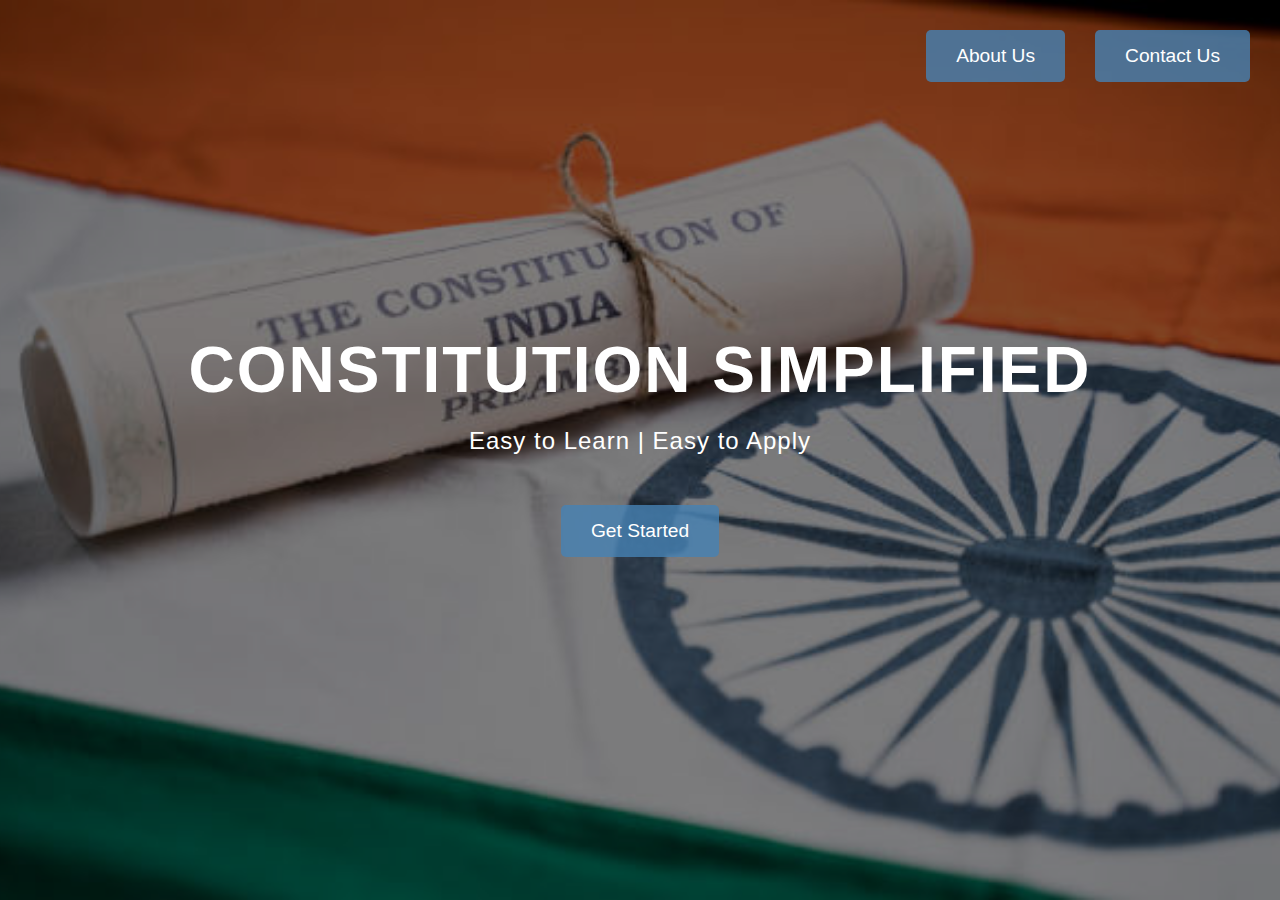
<file: index.html>
<!DOCTYPE html>
<html lang="en">
<head>
    <meta charset="UTF-8">
    <meta name="viewport" content="width=device-width, initial-scale=1.0">
    <title>Constitution Simplified</title>
    <link rel="stylesheet" href="styles.css">
</head>
<body>
    <div class="hero">
        <div class="overlay"></div>
        <div class="content">
            <h1>Constitution Simplified</h1>
            <p>Easy to Learn | Easy to Apply</p>
            <a href="overview.html" class="btn" id="getStarted">Get Started</a>
        </div>
        <div class="top-right-buttons">
            <a href="#about-us" class="btn" id="aboutUs">About Us</a>
            <a href="#contact-us" class="btn" id="contactUs">Contact Us</a>
        </div>
    </div>

    <!-- <section id="about-us" class="about-us">
        <div class="content">
            <h2>About Us</h2>
            <p>We are dedicated to providing clear and concise information about the Constitution of India. Our goal is to make understanding and applying the Constitution easier for everyone.</p>
        </div>
    </section> -->

    <!-- <section id="contact-us" class="contact-us">
        <div class="content">
            <h2>Contact Us</h2>
            <p>If you have any questions or feedback, feel free to reach out to us at:</p>
            <p>Email: <a href="mailto:info@constitutionwebsite.com">info@constitutionwebsite.com</a></p>
            <p>Phone: +91-123-456-7890</p>
        </div>
    </section> -->

    <script>
        document.getElementById('getStarted').addEventListener('click', function(event) {
            event.preventDefault();
            document.body.classList.add('fade-out');
            setTimeout(function() {
                window.location.href = 'overview.html';
            }, 1000); // Match this time with the animation duration
        });
    </script>
</body>
</html>
</file>
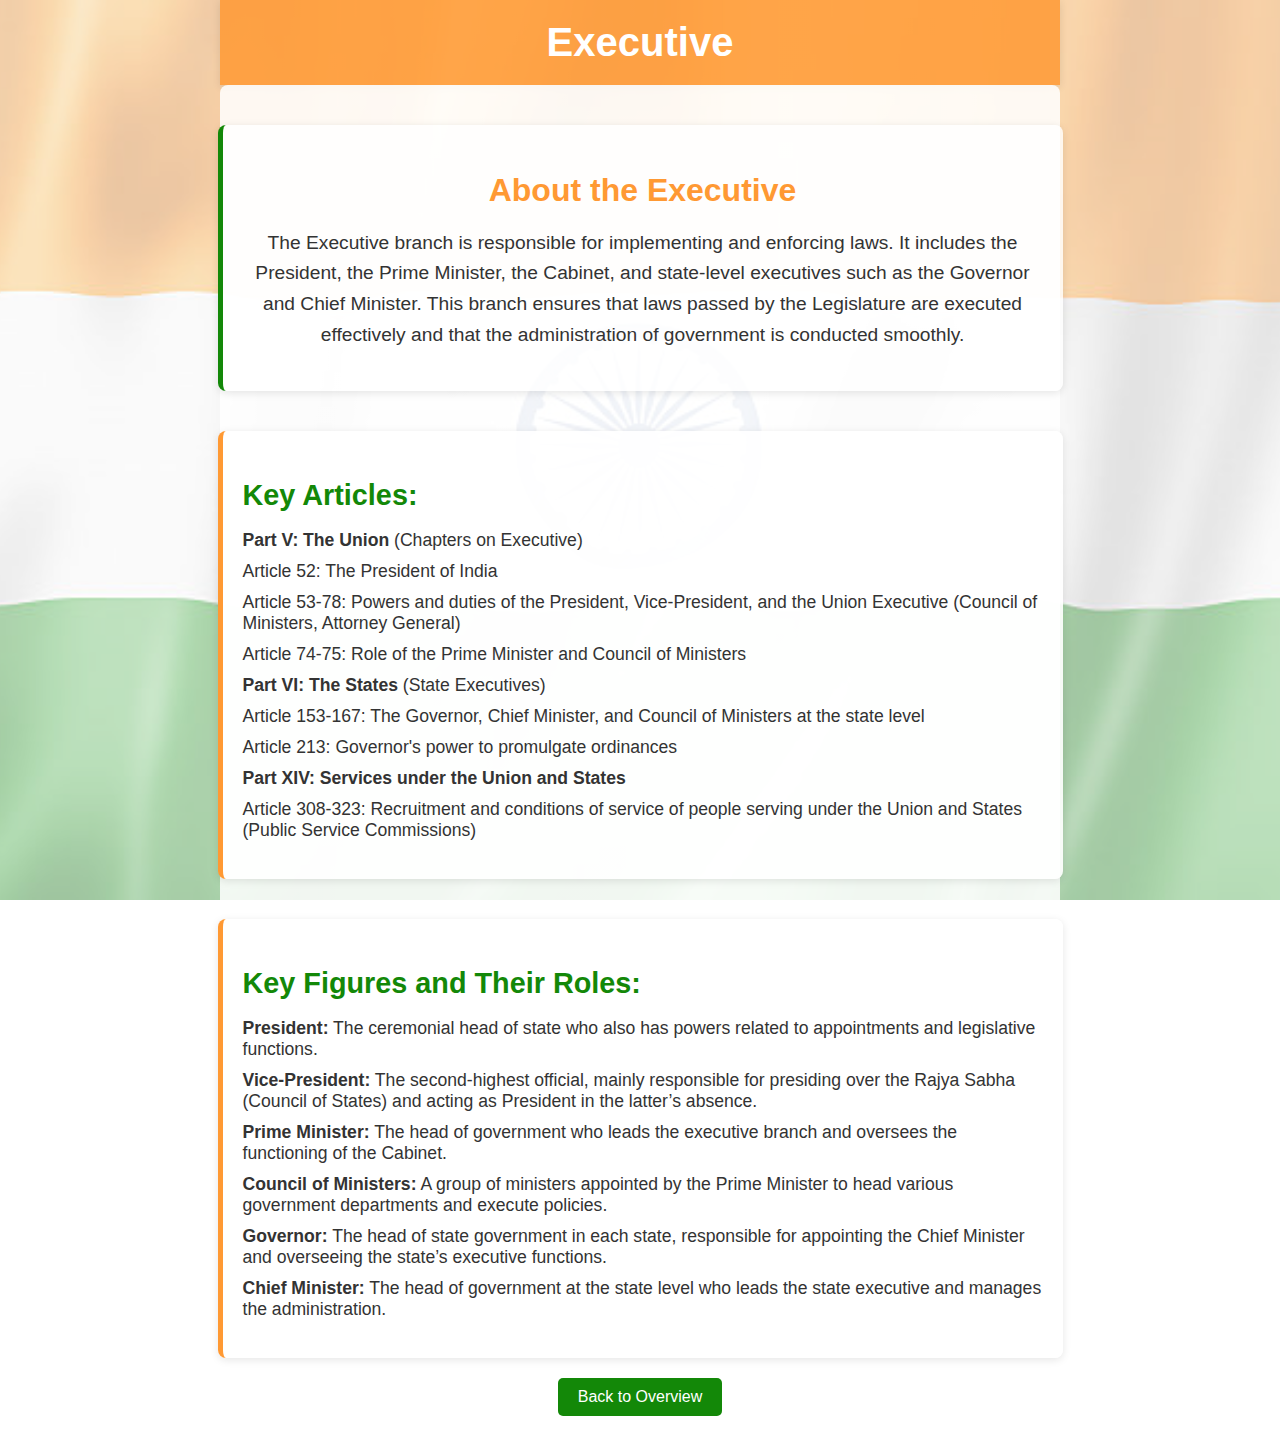
<file: executive.html>
<!DOCTYPE html>
<html lang="en">
<head>
    <meta charset="UTF-8">
    <meta name="viewport" content="width=device-width, initial-scale=1.0">
    <title>Executive</title>
    <style>
        body, html {
            margin: 0;
            padding: 0;
            font-family: Arial, sans-serif;
            background: linear-gradient(rgba(255, 255, 255, 0.6), rgba(255, 255, 255, 0.6)), 
                        url('flag.jpg') no-repeat center center fixed;
            background-size: cover;
            height: 100%;
            display: flex;
            flex-direction: column;
            align-items: center;
            color: #333; /* Slightly darker color for readability */
            transition: opacity 1s ease, transform 1s ease;
        }

        header {
            background-color: rgba(255, 153, 51, 0.85); /* Saffron (orange) with a bit more opacity */
            color: white;
            padding: 20px 0;
            text-align: center;
            width: 100%;
            box-shadow: 0 2px 8px rgba(0, 0, 0, 0.1);
        }

        h1 {
            margin: 0;
            font-size: 2.5em;
        }

        .content {
            padding: 20px;
            max-width: 800px;
            width: 100%;
            display: flex;
            flex-direction: column;
            align-items: center;
            background-color: rgba(255, 255, 255, 0.85); /* White with reduced opacity for better visibility */
            border-radius: 8px;
        }

        .section {
            background-color: rgba(255, 255, 255, 0.8); /* White with a little more transparency */
            padding: 20px;
            margin: 20px 0;
            border-radius: 8px;
            box-shadow: 0 2px 8px rgba(0, 0, 0, 0.1);
            text-align: center;
            width: 100%;
            border-left: 5px solid #138808; /* Green border on the left */
        }

        .section h2 {
            font-size: 2em;
            color: #FF9933; /* Saffron (orange) */
            margin-bottom: 10px;
        }

        .section p {
            font-size: 1.2em;
            line-height: 1.6;
            margin-bottom: 20px;
            color: #333; /* Slightly darker for readability */
        }

        .btn {
            padding: 10px 20px;
            font-size: 1em;
            color: white;
            background-color: #138808; /* Green */
            text-decoration: none;
            border-radius: 5px;
            transition: background-color 0.3s ease;
        }

        .btn:hover {
            background-color: #0e5d05; /* Slightly darker green */
        }

        body.fade-out {
            animation: fadeOut 1s forwards;
        }

        @keyframes fadeOut {
            0% {
                opacity: 1;
            }
            100% {
                opacity: 0;
                transform: scale(0.95); /* Optional: adds a slight zoom-out effect */
            }
        }

        .details, .key-articles {
            background-color: rgba(255, 255, 255, 0.9);
            border-left: 5px solid #FF9933;
            padding: 20px;
            margin: 20px 0;
            border-radius: 8px;
            box-shadow: 0 2px 8px rgba(0, 0, 0, 0.1);
            text-align: left;
            width: 100%;
        }

        .details h3, .key-articles h3 {
            font-size: 1.8em;
            color: #138808;
            margin-bottom: 15px;
        }

        .details ul, .key-articles ul {
            list-style-type: none;
            padding: 0;
            font-size: 1.1em;
            color: #333;
        }

        .details li, .key-articles li {
            margin-bottom: 10px;
        }
    </style>
</head>
<body>
    <header>
        <h1>Executive</h1>
    </header>

    <section class="content">
        <div class="section">
            <h2>About the Executive</h2>
            <p>The Executive branch is responsible for implementing and enforcing laws. It includes the President, the Prime Minister, the Cabinet, and state-level executives such as the Governor and Chief Minister. This branch ensures that laws passed by the Legislature are executed effectively and that the administration of government is conducted smoothly.</p>
        </div>

        <div class="key-articles">
            <h3>Key Articles:</h3>
            <ul>
                <li><strong>Part V: The Union</strong> (Chapters on Executive)</li>
                <li>Article 52: The President of India</li>
                <li>Article 53-78: Powers and duties of the President, Vice-President, and the Union Executive (Council of Ministers, Attorney General)</li>
                <li>Article 74-75: Role of the Prime Minister and Council of Ministers</li>
                <li><strong>Part VI: The States</strong> (State Executives)</li>
                <li>Article 153-167: The Governor, Chief Minister, and Council of Ministers at the state level</li>
                <li>Article 213: Governor's power to promulgate ordinances</li>
                <li><strong>Part XIV: Services under the Union and States</strong></li>
                <li>Article 308-323: Recruitment and conditions of service of people serving under the Union and States (Public Service Commissions)</li>
            </ul>
        </div>

        <div class="details">
            <h3>Key Figures and Their Roles:</h3>
            <ul>
                <li><strong>President:</strong> The ceremonial head of state who also has powers related to appointments and legislative functions.</li>
                <li><strong>Vice-President:</strong> The second-highest official, mainly responsible for presiding over the Rajya Sabha (Council of States) and acting as President in the latter’s absence.</li>
                <li><strong>Prime Minister:</strong> The head of government who leads the executive branch and oversees the functioning of the Cabinet.</li>
                <li><strong>Council of Ministers:</strong> A group of ministers appointed by the Prime Minister to head various government departments and execute policies.</li>
                <li><strong>Governor:</strong> The head of state government in each state, responsible for appointing the Chief Minister and overseeing the state’s executive functions.</li>
                <li><strong>Chief Minister:</strong> The head of government at the state level who leads the state executive and manages the administration.</li>
            </ul>
        </div>

        <a href="overview.html" class="btn" aria-label="Back to Overview">Back to Overview</a>
    </section>

    <script>
        document.querySelectorAll('a').forEach(anchor => {
            anchor.addEventListener('click', function(event) {
                if (this.getAttribute('href') !== '#') {
                    event.preventDefault();
                    document.body.classList.add('fade-out');
                    setTimeout(() => {
                        window.location.href = this.getAttribute('href');
                    }, 1000); // Match this time with the animation duration
                }
            });
        });
    </script>

<!-- <iframe src="chatbot.html" style="border:none; width:100%; height:400px; position:fixed; bottom:0; right:0; z-index:1000;"></iframe> -->

</body>
</html>
</file>
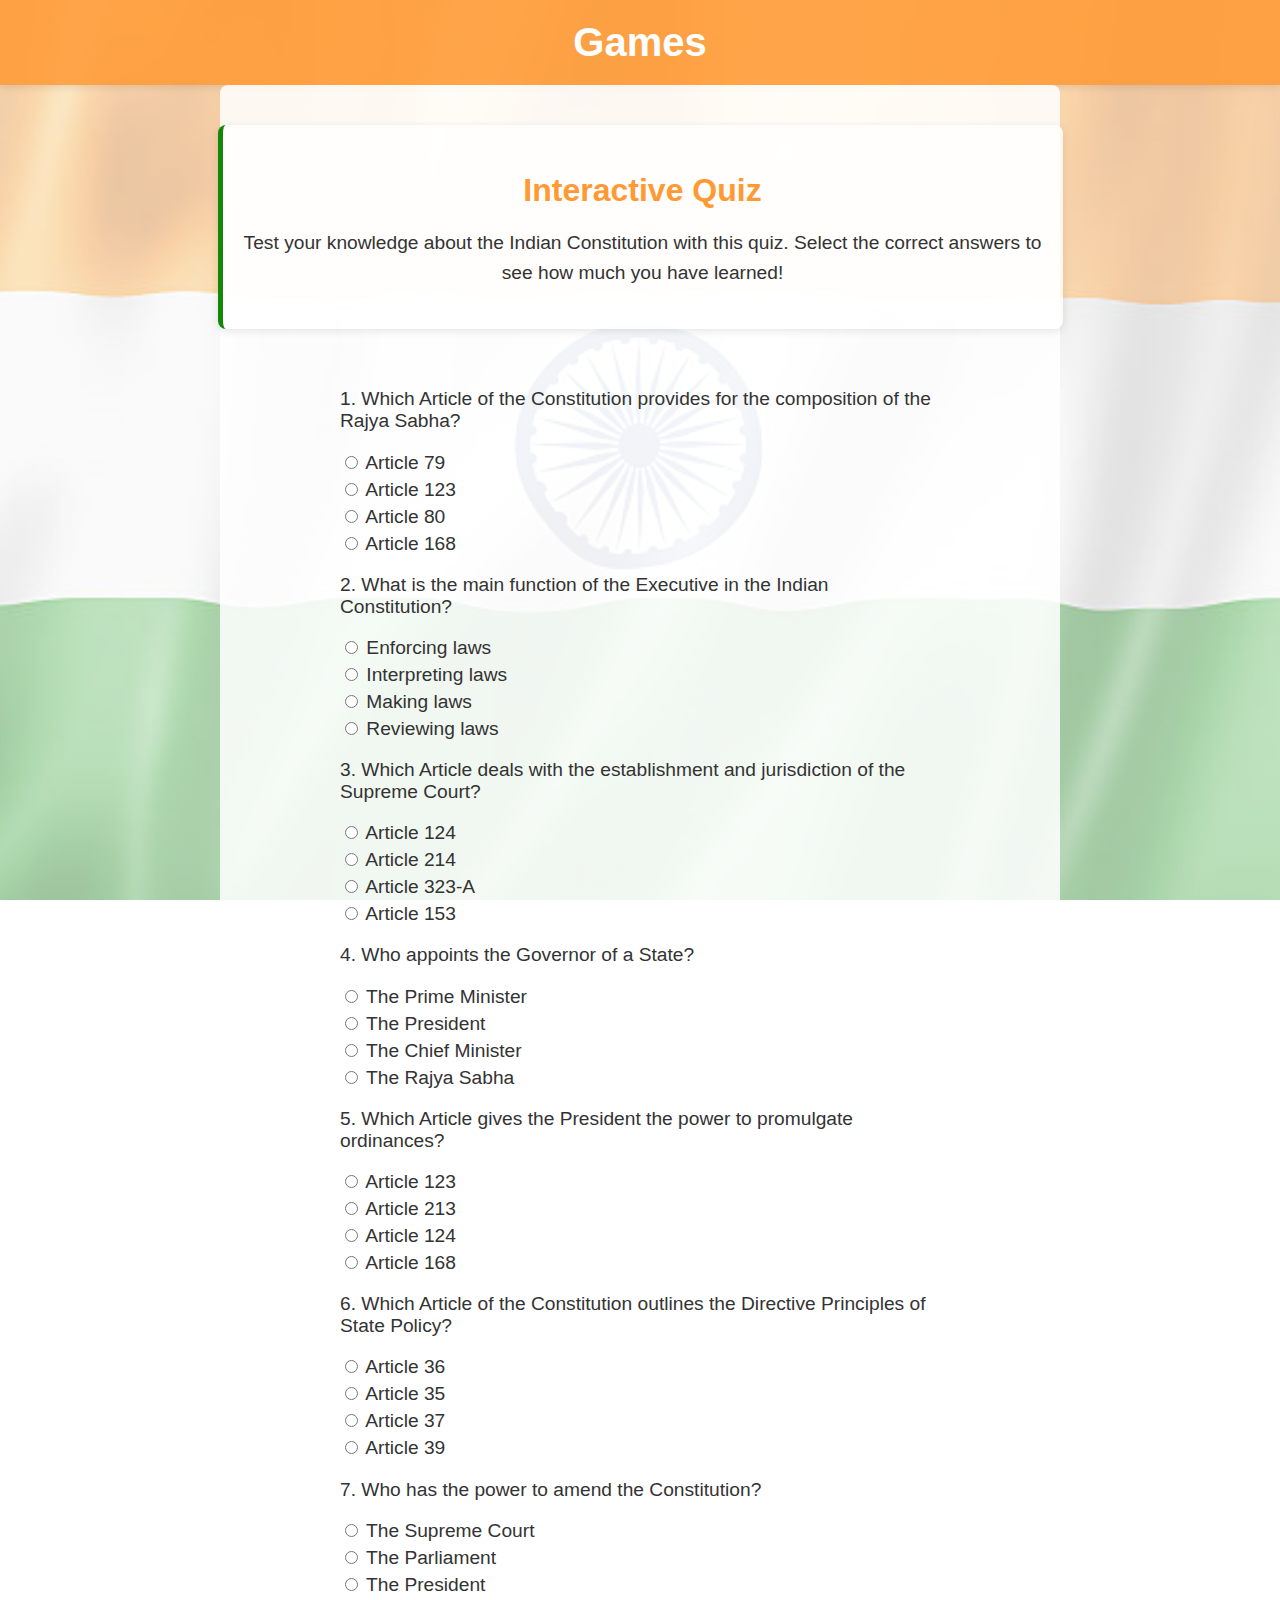
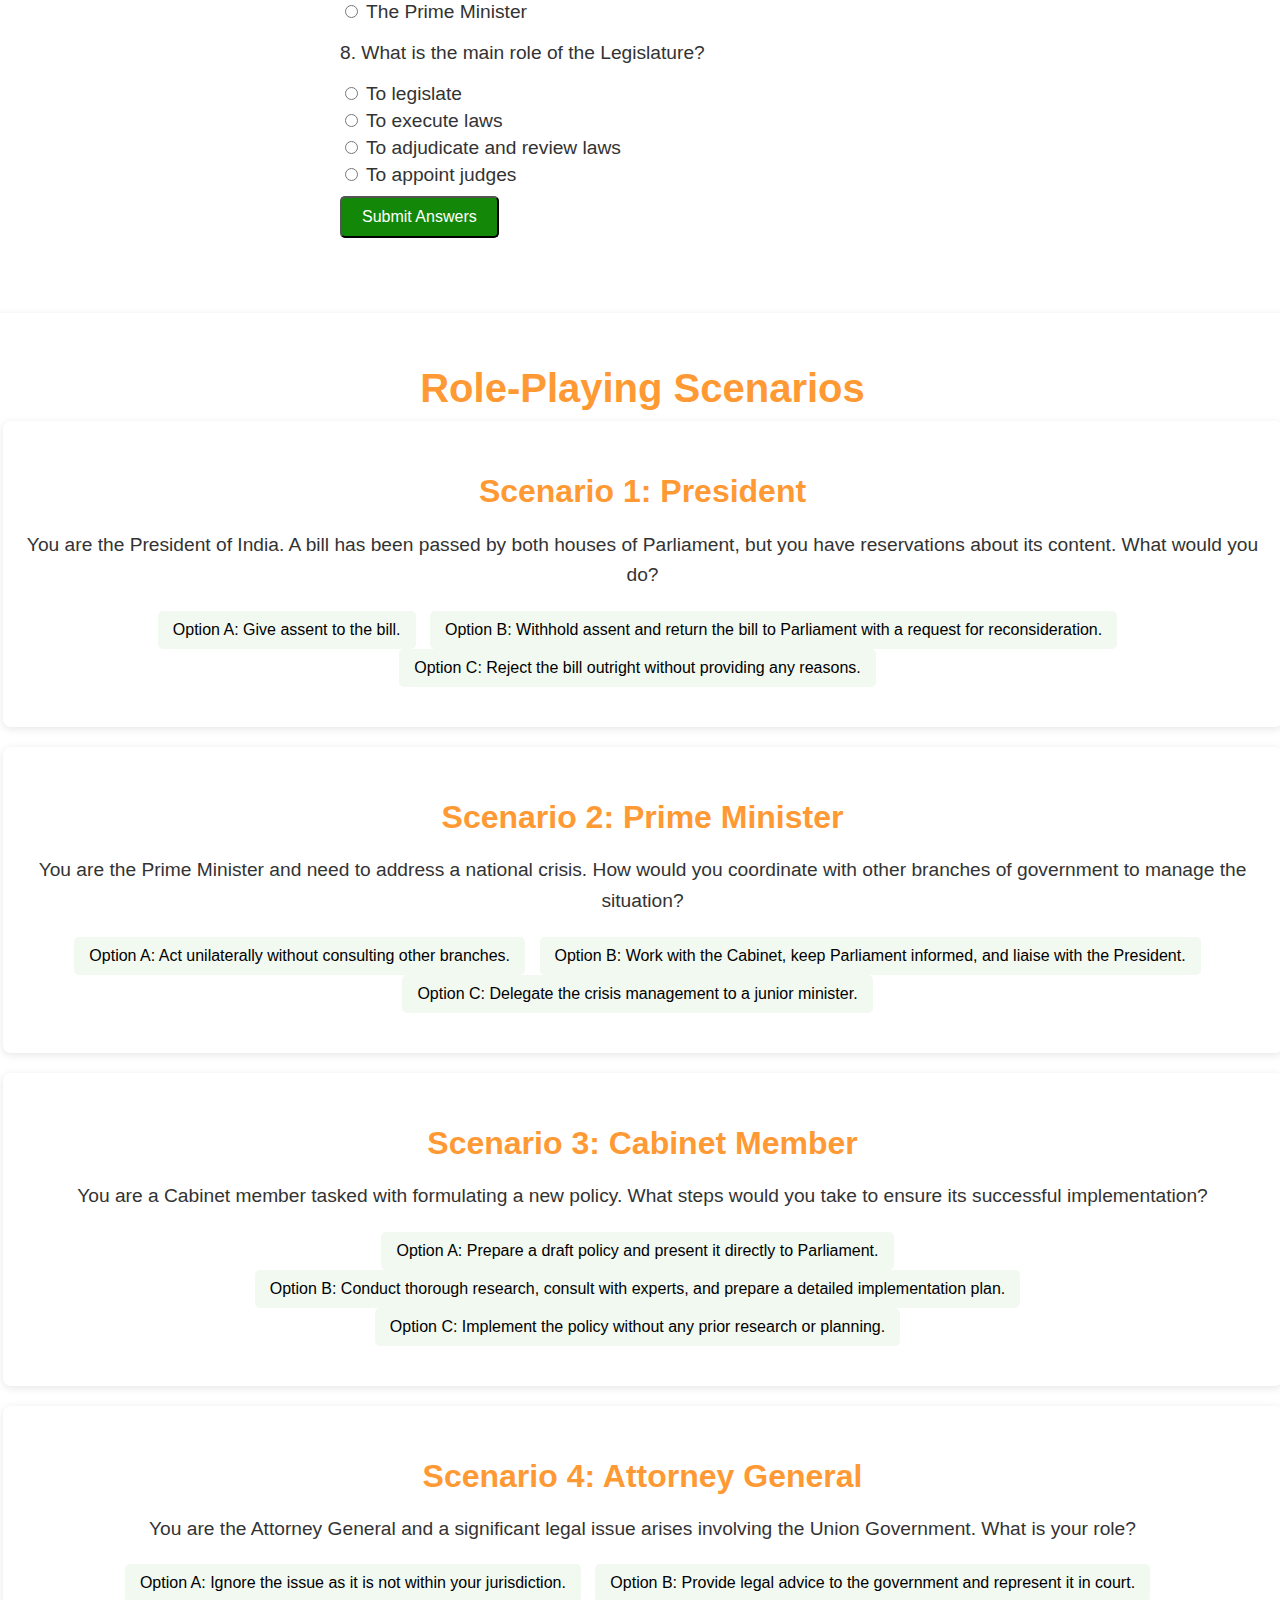
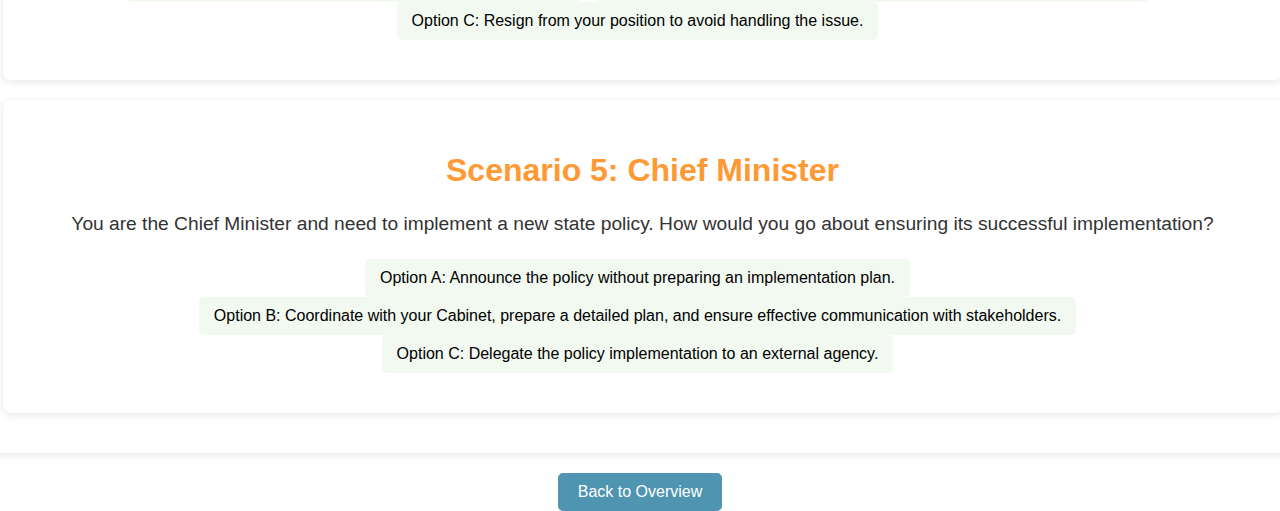
<file: games.html>
<!DOCTYPE html>
<html lang="en">
<head>
    <meta charset="UTF-8">
    <meta name="viewport" content="width=device-width, initial-scale=1.0">
    <title>Games</title>
    <style>
        body, html {
            margin: 0;
            padding: 0;
            font-family: Arial, sans-serif;
            background: linear-gradient(rgba(255, 255, 255, 0.6), rgba(255, 255, 255, 0.6)), 
                        url('flag.jpg') no-repeat center center fixed;
            background-size: cover;
            height: 100%;
            display: flex;
            flex-direction: column;
            align-items: center;
            color: #333; /* Slightly darker color for readability */
            transition: opacity 1s ease, transform 1s ease;
        }

        header {
            background-color: rgba(255, 153, 51, 0.85); /* Saffron (orange) with a bit more opacity */
            color: white;
            padding: 20px 0;
            text-align: center;
            width: 100%;
            box-shadow: 0 2px 8px rgba(0, 0, 0, 0.1);
        }

        h1 {
            margin: 0;
            font-size: 2.5em;
        }

        .content {
            padding: 20px;
            max-width: 800px;
            width: 100%;
            display: flex;
            flex-direction: column;
            align-items: center;
            background-color: rgba(255, 255, 255, 0.85); /* White with reduced opacity for better visibility */
            border-radius: 8px;
        }

        .section {
            background-color: rgba(255, 255, 255, 0.8); /* White with a little more transparency */
            padding: 20px;
            margin: 20px 0;
            border-radius: 8px;
            box-shadow: 0 2px 8px rgba(0, 0, 0, 0.1);
            text-align: center;
            width: 100%;
            border-left: 5px solid #138808; /* Green border on the left */
        }

        .section h2 {
            font-size: 2em;
            color: #FF9933; /* Saffron (orange) */
            margin-bottom: 10px;
        }

        .section p {
            font-size: 1.2em;
            line-height: 1.6;
            margin-bottom: 20px;
            color: #333; /* Slightly darker for readability */
        }

        .quiz-container {
            text-align: left;
            width: 100%;
            max-width: 600px;
            margin: 20px auto;
        }

        .question {
            font-size: 1.2em;
            margin: 10px 0;
        }

        .options label {
            display: block;
            margin: 5px 0;
        }

        .btn {
            padding: 10px 20px;
            font-size: 1em;
            color: white;
            background-color: #138808; /* Green */
            text-decoration: none;
            border-radius: 5px;
            transition: background-color 0.3s ease;
        }

        .btn:hover {
            background-color: #0e5d05; /* Slightly darker green */
        }

        body.fade-out {
            animation: fadeOut 1s forwards;
        }

        @keyframes fadeOut {
            0% {
                opacity: 1;
            }
            100% {
                opacity: 0;
                transform: scale(0.95); /* Optional: adds a slight zoom-out effect */
            }
        }

        .result {
            margin-top: 20px;
            font-size: 1.2em;
            color: #138808;
        }

        .feedback {
            font-size: 1em;
            color: #d9534f; /* Red for incorrect answers */
            margin: 10px 0;
        }

        .correct {
            font-size: 1em;
            color: #5bc0de; /* Blue for correct information */
            margin: 10px 0;
        }

        /* Role-Playing Scenarios Section Styles */
.roleplay-section {
    margin-top: 20px;
    padding: 20px;
    background-color: rgba(255, 255, 255, 0.9); /* Slightly opaque white */
    border-radius: 8px;
    box-shadow: 0 2px 8px rgba(0, 0, 0, 0.1);
}

.roleplay-section h2 {
    font-size: 2.5em;
    color: #FF9933; /* Saffron (orange) */
    margin-bottom: 10px;
    text-align: center;
}

.scenario {
    margin-bottom: 20px;
    padding: 20px;
    background-color: #FFFFFF; /* Pure white */
    border-radius: 8px;
    box-shadow: 0 2px 8px rgba(0, 0, 0, 0.1);
}

.scenario h3 {
    font-size: 2em;
    color: #FF9933; /* Saffron (orange) */
    margin-bottom: 10px;
}

.scenario p {
    font-size: 1.2em;
    line-height: 1.6;
    margin-bottom: 20px;
}

.scenario button {
    padding: 10px 15px;
    font-size: 1em;
    color: rgb(0, 0, 0);
    background-color: #f2f9f1; /* Green */
    border: none;
    border-radius: 5px;
    margin-right: 10px;
    cursor: pointer;
    transition: background-color 0.3s ease;
}

.scenario button:hover {
    background-color: #5de742; /* Slightly darker green */
}

.result {
    font-size: 1.2em;
    font-weight: bold;
    color: #ff0000; /* Red for feedback */
    margin-top: 15px;
}


    </style>
</head>
<body>
    <header>
        <h1>Games</h1>
    </header>

    <section class="content">
        <div class="section">
            <h2>Interactive Quiz</h2>
            <p>Test your knowledge about the Indian Constitution with this quiz. Select the correct answers to see how much you have learned!</p>
        </div>

        <div class="quiz-container">
            <!-- Quiz Question 1 -->
            <div class="question">
                <p>1. Which Article of the Constitution provides for the composition of the Rajya Sabha?</p>
                <div class="options">
                    <label><input type="radio" name="q1" value="A"> Article 79</label>
                    <label><input type="radio" name="q1" value="B"> Article 123</label>
                    <label><input type="radio" name="q1" value="C"> Article 80</label>
                    <label><input type="radio" name="q1" value="D"> Article 168</label>
                </div>
                <div id="feedback-q1" class="feedback"></div>
                <div id="correct-q1" class="correct"></div>
            </div>

            <!-- Quiz Question 2 -->
            <div class="question">
                <p>2. What is the main function of the Executive in the Indian Constitution?</p>
                <div class="options">
                    <label><input type="radio" name="q2" value="A"> Enforcing laws</label>
                    <label><input type="radio" name="q2" value="B"> Interpreting laws</label>
                    <label><input type="radio" name="q2" value="C"> Making laws</label>
                    <label><input type="radio" name="q2" value="D"> Reviewing laws</label>
                </div>
                <div id="feedback-q2" class="feedback"></div>
                <div id="correct-q2" class="correct"></div>
            </div>

            <!-- Quiz Question 3 -->
            <div class="question">
                <p>3. Which Article deals with the establishment and jurisdiction of the Supreme Court?</p>
                <div class="options">
                    <label><input type="radio" name="q3" value="A"> Article 124</label>
                    <label><input type="radio" name="q3" value="B"> Article 214</label>
                    <label><input type="radio" name="q3" value="C"> Article 323-A</label>
                    <label><input type="radio" name="q3" value="D"> Article 153</label>
                </div>
                <div id="feedback-q3" class="feedback"></div>
                <div id="correct-q3" class="correct"></div>
            </div>

            <!-- Quiz Question 4 -->
            <div class="question">
                <p>4. Who appoints the Governor of a State?</p>
                <div class="options">
                    <label><input type="radio" name="q4" value="A"> The Prime Minister</label>
                    <label><input type="radio" name="q4" value="B"> The President</label>
                    <label><input type="radio" name="q4" value="C"> The Chief Minister</label>
                    <label><input type="radio" name="q4" value="D"> The Rajya Sabha</label>
                </div>
                <div id="feedback-q4" class="feedback"></div>
                <div id="correct-q4" class="correct"></div>
            </div>

            <!-- Quiz Question 5 -->
            <div class="question">
                <p>5. Which Article gives the President the power to promulgate ordinances?</p>
                <div class="options">
                    <label><input type="radio" name="q5" value="A"> Article 123</label>
                    <label><input type="radio" name="q5" value="B"> Article 213</label>
                    <label><input type="radio" name="q5" value="C"> Article 124</label>
                    <label><input type="radio" name="q5" value="D"> Article 168</label>
                </div>
                <div id="feedback-q5" class="feedback"></div>
                <div id="correct-q5" class="correct"></div>
            </div>

            <!-- Quiz Question 6 -->
            <div class="question">
                <p>6. Which Article of the Constitution outlines the Directive Principles of State Policy?</p>
                <div class="options">
                    <label><input type="radio" name="q6" value="A"> Article 36</label>
                    <label><input type="radio" name="q6" value="B"> Article 35</label>
                    <label><input type="radio" name="q6" value="C"> Article 37</label>
                    <label><input type="radio" name="q6" value="D"> Article 39</label>
                </div>
                <div id="feedback-q6" class="feedback"></div>
                <div id="correct-q6" class="correct"></div>
            </div>

            <!-- Quiz Question 7 -->
            <div class="question">
                <p>7. Who has the power to amend the Constitution?</p>
                <div class="options">
                    <label><input type="radio" name="q7" value="A"> The Supreme Court</label>
                    <label><input type="radio" name="q7" value="B"> The Parliament</label>
                    <label><input type="radio" name="q7" value="C"> The President</label>
                    <label><input type="radio" name="q7" value="D"> The Prime Minister</label>
                </div>
                <div id="feedback-q7" class="feedback"></div>
                <div id="correct-q7" class="correct"></div>
            </div>

            <!-- Quiz Question 8 -->
            <div class="question">
                <p>8. What is the main role of the Legislature?</p>
                <div class="options">
                    <label><input type="radio" name="q8" value="A"> To legislate</label>
                    <label><input type="radio" name="q8" value="B"> To execute laws</label>
                    <label><input type="radio" name="q8" value="C"> To adjudicate and review laws</label>
                    <label><input type="radio" name="q8" value="D"> To appoint judges</label>
                </div>
                <div id="feedback-q8" class="feedback"></div>
                <div id="correct-q8" class="correct"></div>
            </div>

            <button class="btn" onclick="checkAnswers()">Submit Answers</button>
            <div id="result" class="result"></div>
        </div>

        
    </section>

     <!-- Role-Playing Scenarios Section -->
     <div class="section roleplay-section">
        <h2>Role-Playing Scenarios</h2>

        <!-- Scenario 1: President -->
        <div class="scenario">
            <h3>Scenario 1: President</h3>
            <p>You are the President of India. A bill has been passed by both houses of Parliament, but you have reservations about its content. What would you do?</p>
            <button onclick="evaluateScenario(1, 'a')">Option A: Give assent to the bill.</button>
            <button onclick="evaluateScenario(1, 'b')">Option B: Withhold assent and return the bill to Parliament with a request for reconsideration.</button>
            <button onclick="evaluateScenario(1, 'c')">Option C: Reject the bill outright without providing any reasons.</button>
            <p id="result1" class="result"></p>
        </div>

        <!-- Scenario 2: Prime Minister -->
        <div class="scenario">
            <h3>Scenario 2: Prime Minister</h3>
            <p>You are the Prime Minister and need to address a national crisis. How would you coordinate with other branches of government to manage the situation?</p>
            <button onclick="evaluateScenario(2, 'a')">Option A: Act unilaterally without consulting other branches.</button>
            <button onclick="evaluateScenario(2, 'b')">Option B: Work with the Cabinet, keep Parliament informed, and liaise with the President.</button>
            <button onclick="evaluateScenario(2, 'c')">Option C: Delegate the crisis management to a junior minister.</button>
            <p id="result2" class="result"></p>
        </div>

        <!-- Scenario 3: Cabinet Member -->
        <div class="scenario">
            <h3>Scenario 3: Cabinet Member</h3>
            <p>You are a Cabinet member tasked with formulating a new policy. What steps would you take to ensure its successful implementation?</p>
            <button onclick="evaluateScenario(3, 'a')">Option A: Prepare a draft policy and present it directly to Parliament.</button>
            <button onclick="evaluateScenario(3, 'b')">Option B: Conduct thorough research, consult with experts, and prepare a detailed implementation plan.</button>
            <button onclick="evaluateScenario(3, 'c')">Option C: Implement the policy without any prior research or planning.</button>
            <p id="result3" class="result"></p>
        </div>

        <!-- Scenario 4: Attorney General -->
        <div class="scenario">
            <h3>Scenario 4: Attorney General</h3>
            <p>You are the Attorney General and a significant legal issue arises involving the Union Government. What is your role?</p>
            <button onclick="evaluateScenario(4, 'a')">Option A: Ignore the issue as it is not within your jurisdiction.</button>
            <button onclick="evaluateScenario(4, 'b')">Option B: Provide legal advice to the government and represent it in court.</button>
            <button onclick="evaluateScenario(4, 'c')">Option C: Resign from your position to avoid handling the issue.</button>
            <p id="result4" class="result"></p>
        </div>

        <!-- Scenario 5: Chief Minister -->
        <div class="scenario">
            <h3>Scenario 5: Chief Minister</h3>
            <p>You are the Chief Minister and need to implement a new state policy. How would you go about ensuring its successful implementation?</p>
            <button onclick="evaluateScenario(5, 'a')">Option A: Announce the policy without preparing an implementation plan.</button>
            <button onclick="evaluateScenario(5, 'b')">Option B: Coordinate with your Cabinet, prepare a detailed plan, and ensure effective communication with stakeholders.</button>
            <button onclick="evaluateScenario(5, 'c')">Option C: Delegate the policy implementation to an external agency.</button>
            <p id="result5" class="result"></p>
        </div>
    </div>

    <a style="background-color: rgba(6, 103, 145, 0.705);" href="overview.html" class="btn">Back to Overview</a>
</section>

    <script>
        function checkAnswers() {
            const correctAnswers = {
                q1: 'C',
                q2: 'A',
                q3: 'A',
                q4: 'B',
                q5: 'A',
                q6: 'C',
                q7: 'B',
                q8: 'A'
            };

            const explanations = {
                q1: "Article 80 of the Indian Constitution provides for the composition of the Rajya Sabha (Council of States).",
                q2: "The main function of the Executive is to enforce laws.",
                q3: "Article 124 deals with the establishment and jurisdiction of the Supreme Court.",
                q4: "The Governor of a State is appointed by the President.",
                q5: "Article 123 gives the President the power to promulgate ordinances.",
                q6: "Article 37 outlines the Directive Principles of State Policy.",
                q7: "The power to amend the Constitution is vested in the Parliament.",
                q8: "The main role of the Legislature is to legislate, i.e., make laws."
            };

            let score = 0;
            let totalQuestions = Object.keys(correctAnswers).length;

            for (let i = 1; i <= totalQuestions; i++) {
                const selectedOption = document.querySelector(`input[name="q${i}"]:checked`);
                const feedbackDiv = document.getElementById(`feedback-q${i}`);
                const correctDiv = document.getElementById(`correct-q${i}`);

                if (selectedOption) {
                    if (selectedOption.value === correctAnswers[`q${i}`]) {
                        score++;
                        feedbackDiv.textContent = "";
                        correctDiv.textContent = "";
                    } else {
                        feedbackDiv.textContent = "Incorrect! ";
                        feedbackDiv.textContent += explanations[`q${i}`];
                        correctDiv.textContent = "";
                    }
                } else {
                    feedbackDiv.textContent = "No answer selected.";
                    correctDiv.textContent = explanations[`q${i}`];
                }
            }

            const resultDiv = document.getElementById('result');
            resultDiv.textContent = `You got ${score} out of ${totalQuestions} correct.`;
        }

        document.querySelectorAll('a').forEach(anchor => {
            anchor.addEventListener('click', function(event) {
                if (this.getAttribute('href') !== '#') {
                    event.preventDefault();
                    document.body.classList.add('fade-out');
                    setTimeout(() => {
                        window.location.href = this.getAttribute('href');
                    }, 1000); // Match this time with the animation duration
                }
            });
        });

        // JavaScript code for handling role-playing scenarios
function evaluateScenario(scenarioId, selectedOption) {
    const resultElement = document.getElementById(`result${scenarioId}`);
    
    let correctAnswer;
    let feedback;

    switch (scenarioId) {
        case 1:
            if (selectedOption === 'b') {
                feedback = 'Correct! The President can withhold assent and return the bill to Parliament with a request for reconsideration.';
            } else {
                feedback = 'Incorrect. The President can withhold assent and return the bill to Parliament with a request for reconsideration.';
            }
            break;
        case 2:
            if (selectedOption === 'b') {
                feedback = 'Correct! As Prime Minister, you should work with the Cabinet, keep Parliament informed, and liaise with the President.';
            } else {
                feedback = 'Incorrect. You should work with the Cabinet, keep Parliament informed, and liaise with the President.';
            }
            break;
        case 3:
            if (selectedOption === 'b') {
                feedback = 'Correct! Conduct thorough research, consult with experts, and prepare a detailed implementation plan.';
            } else {
                feedback = 'Incorrect. You should conduct thorough research, consult with experts, and prepare a detailed implementation plan.';
            }
            break;
        case 4:
            if (selectedOption === 'b') {
                feedback = 'Correct! The Attorney General provides legal advice to the government and represents it in court.';
            } else {
                feedback = 'Incorrect. The Attorney General provides legal advice to the government and represents it in court.';
            }
            break;
        case 5:
            if (selectedOption === 'b') {
                feedback = 'Correct! As Chief Minister, you should work with the Cabinet and consult with experts to manage the state effectively.';
            } else {
                feedback = 'Incorrect. As Chief Minister, you should work with the Cabinet and consult with experts to manage the state effectively.';
            }
            break;
        default:
            feedback = 'Scenario not found.';
    }

    resultElement.textContent = feedback;
}

    </script>

<!-- <iframe src="chatbot.html" style="border:none; width:100%; height:400px; position:fixed; bottom:0; right:0; z-index:1000;"></iframe> -->

</body>
</html>
</file>
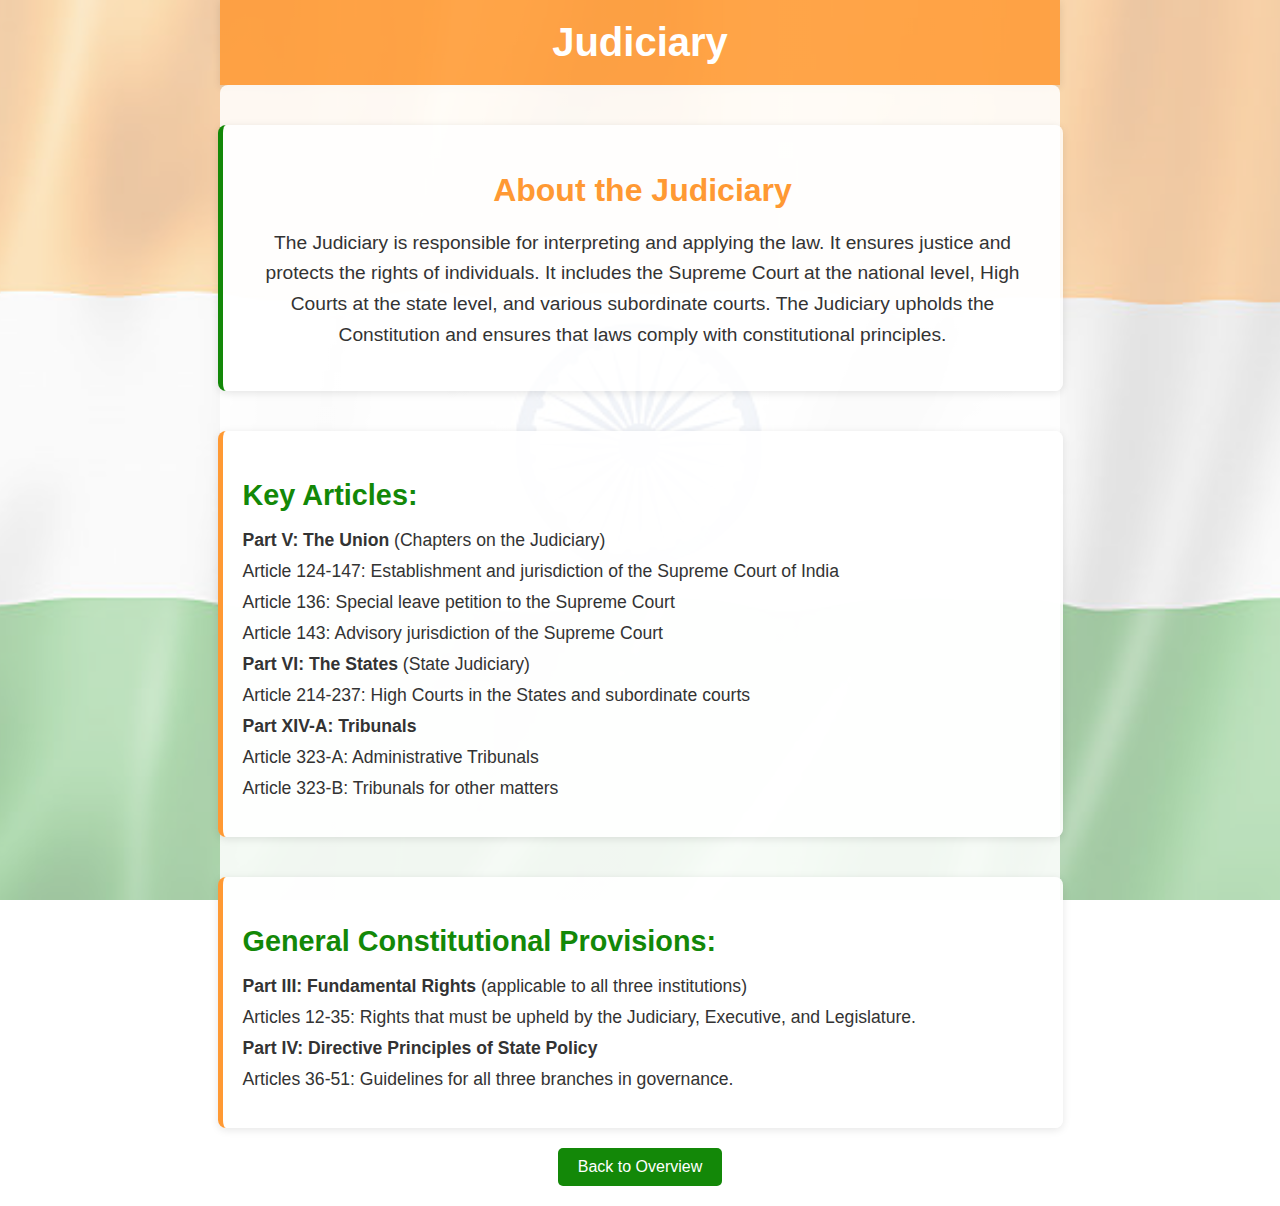
<file: judiciary.html>
<!DOCTYPE html>
<html lang="en">
<head>
    <meta charset="UTF-8">
    <meta name="viewport" content="width=device-width, initial-scale=1.0">
    <title>Judiciary</title>
    <style>
        body, html {
            margin: 0;
            padding: 0;
            font-family: Arial, sans-serif;
            background: linear-gradient(rgba(255, 255, 255, 0.6), rgba(255, 255, 255, 0.6)), 
                        url('flag.jpg') no-repeat center center fixed;
            background-size: cover;
            height: 100%;
            display: flex;
            flex-direction: column;
            align-items: center;
            color: #333; /* Slightly darker color for readability */
            transition: opacity 1s ease, transform 1s ease;
        }

        header {
            background-color: rgba(255, 153, 51, 0.85); /* Saffron (orange) with a bit more opacity */
            color: white;
            padding: 20px 0;
            text-align: center;
            width: 100%;
            box-shadow: 0 2px 8px rgba(0, 0, 0, 0.1);
        }

        h1 {
            margin: 0;
            font-size: 2.5em;
        }

        .content {
            padding: 20px;
            max-width: 800px;
            width: 100%;
            display: flex;
            flex-direction: column;
            align-items: center;
            background-color: rgba(255, 255, 255, 0.85); /* White with reduced opacity for better visibility */
            border-radius: 8px;
        }

        .section {
            background-color: rgba(255, 255, 255, 0.8); /* White with a little more transparency */
            padding: 20px;
            margin: 20px 0;
            border-radius: 8px;
            box-shadow: 0 2px 8px rgba(0, 0, 0, 0.1);
            text-align: center;
            width: 100%;
            border-left: 5px solid #138808; /* Green border on the left */
        }

        .section h2 {
            font-size: 2em;
            color: #FF9933; /* Saffron (orange) */
            margin-bottom: 10px;
        }

        .section p {
            font-size: 1.2em;
            line-height: 1.6;
            margin-bottom: 20px;
            color: #333; /* Slightly darker for readability */
        }

        .btn {
            padding: 10px 20px;
            font-size: 1em;
            color: white;
            background-color: #138808; /* Green */
            text-decoration: none;
            border-radius: 5px;
            transition: background-color 0.3s ease;
        }

        .btn:hover {
            background-color: #0e5d05; /* Slightly darker green */
        }

        body.fade-out {
            animation: fadeOut 1s forwards;
        }

        @keyframes fadeOut {
            0% {
                opacity: 1;
            }
            100% {
                opacity: 0;
                transform: scale(0.95); /* Optional: adds a slight zoom-out effect */
            }
        }

        .key-articles, .general-provisions {
            background-color: rgba(255, 255, 255, 0.9);
            border-left: 5px solid #FF9933;
            padding: 20px;
            margin: 20px 0;
            border-radius: 8px;
            box-shadow: 0 2px 8px rgba(0, 0, 0, 0.1);
            text-align: left;
            width: 100%;
        }

        .key-articles h3, .general-provisions h3 {
            font-size: 1.8em;
            color: #138808;
            margin-bottom: 15px;
        }

        .key-articles ul, .general-provisions ul {
            list-style-type: none;
            padding: 0;
            font-size: 1.1em;
            color: #333;
        }

        .key-articles li, .general-provisions li {
            margin-bottom: 10px;
        }
    </style>
</head>
<body>
    <header>
        <h1>Judiciary</h1>
    </header>

    <section class="content">
        <div class="section">
            <h2>About the Judiciary</h2>
            <p>The Judiciary is responsible for interpreting and applying the law. It ensures justice and protects the rights of individuals. It includes the Supreme Court at the national level, High Courts at the state level, and various subordinate courts. The Judiciary upholds the Constitution and ensures that laws comply with constitutional principles.</p>
        </div>

        <div class="key-articles">
            <h3>Key Articles:</h3>
            <ul>
                <li><strong>Part V: The Union</strong> (Chapters on the Judiciary)</li>
                <li>Article 124-147: Establishment and jurisdiction of the Supreme Court of India</li>
                <li>Article 136: Special leave petition to the Supreme Court</li>
                <li>Article 143: Advisory jurisdiction of the Supreme Court</li>
                <li><strong>Part VI: The States</strong> (State Judiciary)</li>
                <li>Article 214-237: High Courts in the States and subordinate courts</li>
                <li><strong>Part XIV-A: Tribunals</strong></li>
                <li>Article 323-A: Administrative Tribunals</li>
                <li>Article 323-B: Tribunals for other matters</li>
            </ul>
        </div>

        <div class="general-provisions">
            <h3>General Constitutional Provisions:</h3>
            <ul>
                <li><strong>Part III: Fundamental Rights</strong> (applicable to all three institutions)</li>
                <li>Articles 12-35: Rights that must be upheld by the Judiciary, Executive, and Legislature.</li>
                <li><strong>Part IV: Directive Principles of State Policy</strong></li>
                <li>Articles 36-51: Guidelines for all three branches in governance.</li>
            </ul>
        </div>

        <a href="overview.html" class="btn" aria-label="Back to Overview">Back to Overview</a>
    </section>

    <script>
        document.querySelectorAll('a').forEach(anchor => {
            anchor.addEventListener('click', function(event) {
                if (this.getAttribute('href') !== '#') {
                    event.preventDefault();
                    document.body.classList.add('fade-out');
                    setTimeout(() => {
                        window.location.href = this.getAttribute('href');
                    }, 1000); // Match this time with the animation duration
                }
            });
        });
    </script>

<!-- <iframe src="chatbot.html" style="border:none; width:100%; height:400px; position:fixed; bottom:0; right:0; z-index:1000;"></iframe> -->

</body>
</html>
</file>
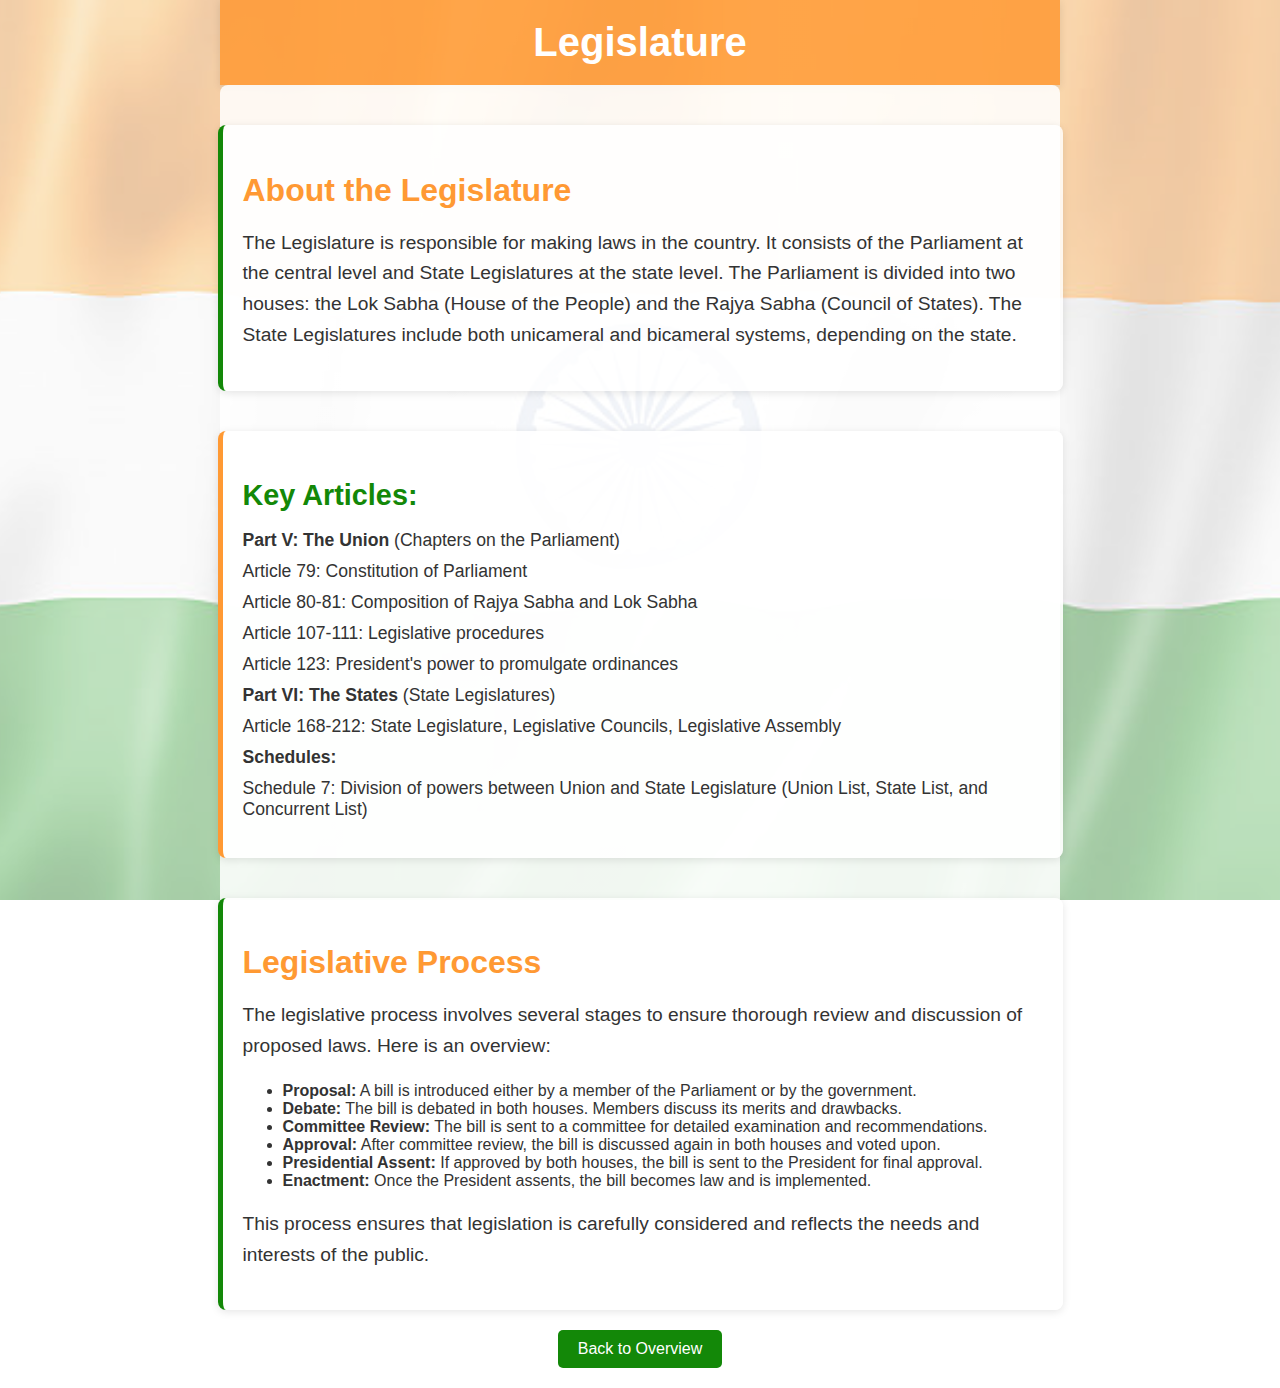
<file: legislature.html>
<!DOCTYPE html>
<html lang="en">
<head>
    <meta charset="UTF-8">
    <meta name="viewport" content="width=device-width, initial-scale=1.0">
    <meta name="description" content="Learn about the Legislature, including the Parliament and State Legislatures.">
    <meta name="keywords" content="Legislature, Parliament, Lok Sabha, Rajya Sabha, State Legislatures">
    <title>Legislature</title>
    <style>
        body, html {
            margin: 0;
            padding: 0;
            font-family: Arial, sans-serif;
            background: linear-gradient(rgba(255, 255, 255, 0.6), rgba(255, 255, 255, 0.6)), 
                        url('flag.jpg') no-repeat center center fixed;
            background-size: cover;
            height: 100%;
            display: flex;
            flex-direction: column;
            align-items: center;
            color: #333;
            transition: opacity 1s ease, transform 1s ease;
        }

        header {
            background-color: rgba(255, 153, 51, 0.85);
            color: white;
            padding: 20px 0;
            text-align: center;
            width: 100%;
            box-shadow: 0 2px 8px rgba(0, 0, 0, 0.1);
        }

        h1 {
            margin: 0;
            font-size: 2.5em;
        }

        .content {
            padding: 20px;
            max-width: 800px;
            width: 100%;
            display: flex;
            flex-direction: column;
            align-items: center;
            background-color: rgba(255, 255, 255, 0.85);
            border-radius: 8px;
        }

        .section {
            background-color: rgba(255, 255, 255, 0.8);
            padding: 20px;
            margin: 20px 0;
            border-radius: 8px;
            box-shadow: 0 2px 8px rgba(0, 0, 0, 0.1);
            text-align: left;
            width: 100%;
            border-left: 5px solid #138808;
        }

        .section h2 {
            font-size: 2em;
            color: #FF9933;
            margin-bottom: 10px;
        }

        .section p {
            font-size: 1.2em;
            line-height: 1.6;
            margin-bottom: 20px;
            color: #333;
        }

        .btn {
            padding: 10px 20px;
            font-size: 1em;
            color: white;
            background-color: #138808;
            text-decoration: none;
            border-radius: 5px;
            transition: background-color 0.3s ease;
        }

        .btn:hover {
            background-color: #0e5d05;
        }

        body.fade-out {
            animation: fadeOut 1s forwards;
        }

        @keyframes fadeOut {
            0% {
                opacity: 1;
            }
            100% {
                opacity: 0;
                transform: scale(0.95);
            }
        }

        .key-articles {
            background-color: rgba(255, 255, 255, 0.9);
            border-left: 5px solid #FF9933;
            padding: 20px;
            margin: 20px 0;
            border-radius: 8px;
            box-shadow: 0 2px 8px rgba(0, 0, 0, 0.1);
            text-align: left;
            width: 100%;
        }

        .key-articles h3 {
            font-size: 1.8em;
            color: #138808;
            margin-bottom: 15px;
        }

        .key-articles ul {
            list-style-type: none;
            padding: 0;
            font-size: 1.1em;
            color: #333;
        }

        .key-articles li {
            margin-bottom: 10px;
        }
    </style>
</head>
<body>
    <header>
        <h1>Legislature</h1>
    </header>

    <section class="content">
        <div class="section">
            <h2>About the Legislature</h2>
            <p>The Legislature is responsible for making laws in the country. It consists of the Parliament at the central level and State Legislatures at the state level. The Parliament is divided into two houses: the Lok Sabha (House of the People) and the Rajya Sabha (Council of States). The State Legislatures include both unicameral and bicameral systems, depending on the state.</p>
        </div>

        <div class="key-articles">
            <h3>Key Articles:</h3>
            <ul>
                <li><strong>Part V: The Union</strong> (Chapters on the Parliament)</li>
                <li>Article 79: Constitution of Parliament</li>
                <li>Article 80-81: Composition of Rajya Sabha and Lok Sabha</li>
                <li>Article 107-111: Legislative procedures</li>
                <li>Article 123: President's power to promulgate ordinances</li>
                <li><strong>Part VI: The States</strong> (State Legislatures)</li>
                <li>Article 168-212: State Legislature, Legislative Councils, Legislative Assembly</li>
                <li><strong>Schedules:</strong></li>
                <li>Schedule 7: Division of powers between Union and State Legislature (Union List, State List, and Concurrent List)</li>
            </ul>
        </div>

        <div class="section">
            <h2>Legislative Process</h2>
            <p>The legislative process involves several stages to ensure thorough review and discussion of proposed laws. Here is an overview:</p>
            <ul>
                <li><strong>Proposal:</strong> A bill is introduced either by a member of the Parliament or by the government.</li>
                <li><strong>Debate:</strong> The bill is debated in both houses. Members discuss its merits and drawbacks.</li>
                <li><strong>Committee Review:</strong> The bill is sent to a committee for detailed examination and recommendations.</li>
                <li><strong>Approval:</strong> After committee review, the bill is discussed again in both houses and voted upon.</li>
                <li><strong>Presidential Assent:</strong> If approved by both houses, the bill is sent to the President for final approval.</li>
                <li><strong>Enactment:</strong> Once the President assents, the bill becomes law and is implemented.</li>
            </ul>
            <p>This process ensures that legislation is carefully considered and reflects the needs and interests of the public.</p>
        </div>

        <a href="overview.html" class="btn" aria-label="Back to Overview">Back to Overview</a>
    </section>

    <script>
        document.querySelectorAll('a').forEach(anchor => {
            anchor.addEventListener('click', function(event) {
                if (this.getAttribute('href') !== '#') {
                    event.preventDefault();
                    document.body.classList.add('fade-out');
                    setTimeout(() => {
                        window.location.href = this.getAttribute('href');
                    }, 1000);
                }
            });
        });
    </script>

<!-- <iframe src="chatbot.html" style="border:none; width:100%; height:400px; position:fixed; bottom:0; right:0; z-index:1000;"></iframe> -->

</body>
</html>
</file>
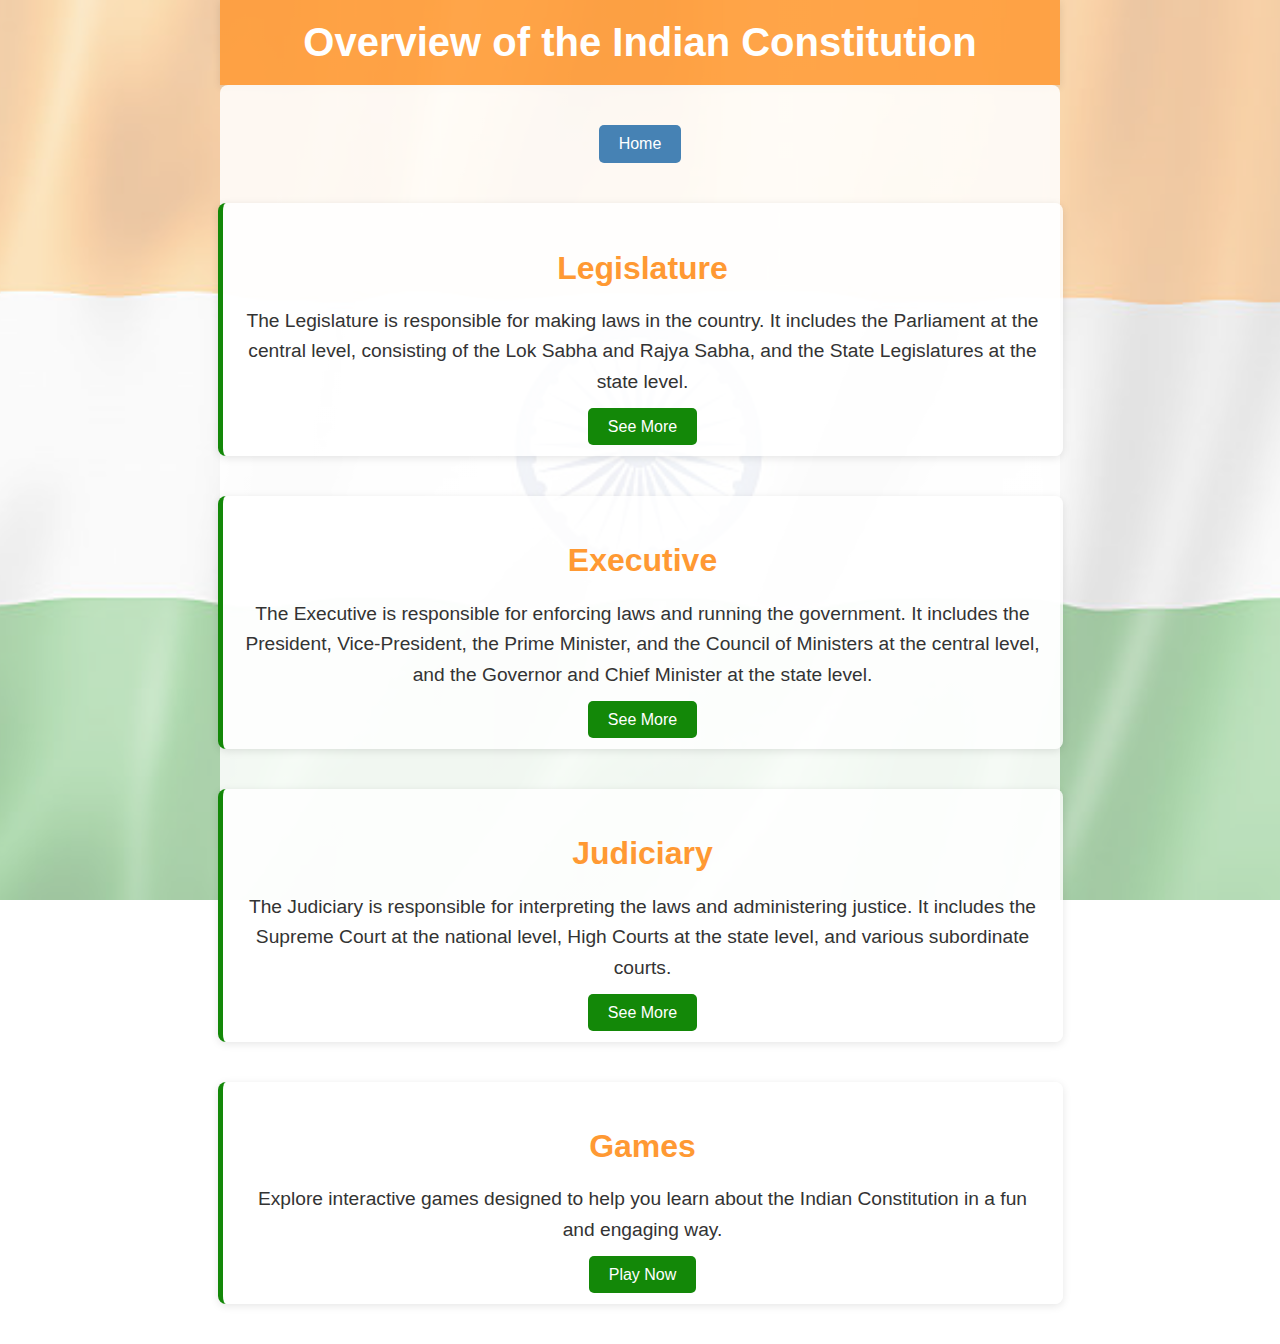
<file: overview.html>
<!DOCTYPE html>
<html lang="en">
<head>
    <meta charset="UTF-8">
    <meta name="viewport" content="width=device-width, initial-scale=1.0">
    <title>Constitution Overview</title>
    <link rel="stylesheet" href="overview-styles.css">
    <style>
        /* Add the fade-out animation styles */
        body.fade-out {
            animation: fadeOut 1s forwards;
        }

        @keyframes fadeOut {
            0% {
                opacity: 1;
            }
            100% {
                opacity: 0;
                transform: scale(0.95); /* Optional: adds a slight zoom-out effect */
            }
        }

        /* Home button styling */
        .home-btn {
            padding: 10px 20px;
            font-size: 1em;
            color: white;
            background-color: #4682B4; /* Light blue, matches .btn color in index.html */
            text-decoration: none;
            border-radius: 5px;
            transition: background-color 0.3s ease;
            margin: 20px;
        }

        .home-btn:hover {
            background-color: #5fa7d3; /* Slightly darker blue */
        }
    </style>
</head>
<body>
    <header>
        <h1>Overview of the Indian Constitution</h1>
    </header>

    <section class="content">
        <a href="index.html" class="home-btn">Home</a> <!-- Added Home Button -->

        <div class="section" id="legislature">
            <h2>Legislature</h2>
            <p>The Legislature is responsible for making laws in the country. It includes the Parliament at the central level, consisting of the Lok Sabha and Rajya Sabha, and the State Legislatures at the state level.</p>
            <a href="legislature.html" class="btn" data-page="legislature">See More</a>
        </div>

        <div class="section" id="executive">
            <h2>Executive</h2>
            <p>The Executive is responsible for enforcing laws and running the government. It includes the President, Vice-President, the Prime Minister, and the Council of Ministers at the central level, and the Governor and Chief Minister at the state level.</p>
            <a href="executive.html" class="btn" data-page="executive">See More</a>
        </div>

        <div class="section" id="judiciary">
            <h2>Judiciary</h2>
            <p>The Judiciary is responsible for interpreting the laws and administering justice. It includes the Supreme Court at the national level, High Courts at the state level, and various subordinate courts.</p>
            <a href="judiciary.html" class="btn" data-page="judiciary">See More</a>
        </div>

        <div class="section" id="games">
            <h2>Games</h2>
            <p>Explore interactive games designed to help you learn about the Indian Constitution in a fun and engaging way.</p>
            <a href="games.html" class="btn" data-page="games">Play Now</a>
        </div>
    </section>

    <script>
        document.querySelectorAll('.btn, .home-btn').forEach(button => {
            button.addEventListener('click', function(event) {
                event.preventDefault(); // Prevent the default action
                document.body.classList.add('fade-out');
                setTimeout(() => {
                    window.location.href = this.getAttribute('href');
                }, 1000); // Match this time with the animation duration
            });
        });
    </script>

<!-- <iframe src="chatbot.html" style="border:none; width:100%; height:400px; position:fixed; bottom:0; right:0; z-index:1000;"></iframe> -->

</body>
</html>
</file>
<file: styles.css>
/* Existing styles */

body, html {
    margin: 0;
    padding: 0;
    font-family: Arial, sans-serif;
    height: 100%;
    width: 100%;
    overflow: hidden;
}

.hero {
    background-image: url('const.jpg'); /* Path to the new image */
    background-size: cover;
    background-position: center;
    height: 100vh;
    position: relative;
}

.overlay {
    position: absolute;
    top: 0;
    left: 0;
    right: 0;
    bottom: 0;
    background-color: rgba(0, 0, 0, 0.5); /* Dark overlay to make text more readable */
}

.content {
    position: relative;
    z-index: 2;
    color: white;
    text-align: center;
    top: 50%;
    transform: translateY(-50%);
}

h1 {
    font-size: 4em;
    margin: 0;
    letter-spacing: 2px;
    text-transform: uppercase;
}

p {
    font-size: 1.5em;
    margin: 20px 0 40px;
    letter-spacing: 1px;
}

.btn {
    padding: 15px 30px;
    font-size: 1.2em;
    color: white;
    background-color: rgba(70, 130, 180, 0.8); /* Light blue with transparency */
    text-decoration: none;
    border-radius: 5px;
    transition: background-color 0.3s ease;
    display: inline-block;
    margin: 10px;
}

.btn:hover {
    background-color: rgba(70, 130, 180, 0.9); /* Slightly darker blue with transparency */
}

/* New fade-out animation */

body.fade-out {
    animation: fadeOut 1s forwards;
}

@keyframes fadeOut {
    0% {
        opacity: 1;
    }
    100% {
        opacity: 0;
        transform: scale(0.95); /* Optional: adds a slight zoom-out effect */
    }
}

/* Top-right buttons positioning */

.top-right-buttons {
    position: absolute;
    top: 20px;
    right: 20px;
    display: flex;
    gap: 10px; /* Space between buttons */
}

.top-right-buttons .btn {
    background-color: rgba(70, 130, 180, 0.8); /* Light blue with transparency */
}

.top-right-buttons .btn:hover {
    background-color: rgba(70, 130, 180, 0.9); /* Slightly darker blue with transparency */
}

/* About Us and Contact Us Sections */

section.about-us, section.contact-us {
    background-color: rgba(255, 255, 255, 0.85); /* White with reduced opacity for consistency */
    padding: 40px;
    width: 100%;
    display: flex;
    justify-content: center;
    align-items: center;
    border-radius: 8px;
    box-shadow: 0 2px 8px rgba(0, 0, 0, 0.1);
    margin: 20px 0;
}

section.about-us {
    border-left: 5px solid #FF9933; /* Saffron color for About Us section */
}

section.contact-us {
    border-left: 5px solid #138808; /* Green color for Contact Us section */
}

section.about-us h2, section.contact-us h2 {
    font-size: 2em;
    color: #FF9933; /* Saffron color for headings */
    margin-bottom: 10px;
}

section.about-us p, section.contact-us p {
    font-size: 1.2em;
    line-height: 1.6;
    color: #333; /* Darker color for readability */
}

section.contact-us p a {
    color: #138808; /* Green for email links */
    text-decoration: none;
}

section.contact-us p a:hover {
    text-decoration: underline;
}
</file>
<file: overview-styles.css>
/* Existing styles */

body, html {
    margin: 0;
    padding: 0;
    font-family: Arial, sans-serif;
    background: linear-gradient(rgba(255, 255, 255, 0.6), rgba(255, 255, 255, 0.6)), 
                url('flag.jpg') no-repeat center center fixed;
    background-size: cover;
    height: 100%;
    display: flex;
    flex-direction: column;
    align-items: center;
    color: #333; /* Slightly darker color for readability */
}

header {
    background-color: rgba(255, 153, 51, 0.85); /* Saffron (orange) with a bit more opacity */
    color: white;
    padding: 20px 0;
    text-align: center;
    width: 100%;
    box-shadow: 0 2px 8px rgba(0, 0, 0, 0.1);
}

h1 {
    margin: 0;
    font-size: 2.5em;
}

.content {
    padding: 20px;
    max-width: 800px;
    width: 100%;
    display: flex;
    flex-direction: column;
    align-items: center;
    background-color: rgba(255, 255, 255, 0.85); /* White with reduced opacity for better visibility */
    border-radius: 8px;
}

.section {
    background-color: rgba(255, 255, 255, 0.8); /* White with a little more transparency */
    padding: 20px;
    margin: 20px 0;
    border-radius: 8px;
    box-shadow: 0 2px 8px rgba(0, 0, 0, 0.1);
    text-align: center;
    width: 100%;
    border-left: 5px solid #138808; /* Green border on the left */
}

.section h2 {
    font-size: 2em;
    color: #FF9933; /* Saffron (orange) */
    margin-bottom: 10px;
}

.section p {
    font-size: 1.2em;
    line-height: 1.6;
    margin-bottom: 20px;
    color: #333; /* Slightly darker for readability */
}

.btn {
    padding: 10px 20px;
    font-size: 1em;
    color: white;
    background-color: #138808; /* Green */
    text-decoration: none;
    border-radius: 5px;
    transition: background-color 0.3s ease;
}

.btn:hover {
    background-color: #0e5d05; /* Slightly darker green */
}
</file>
